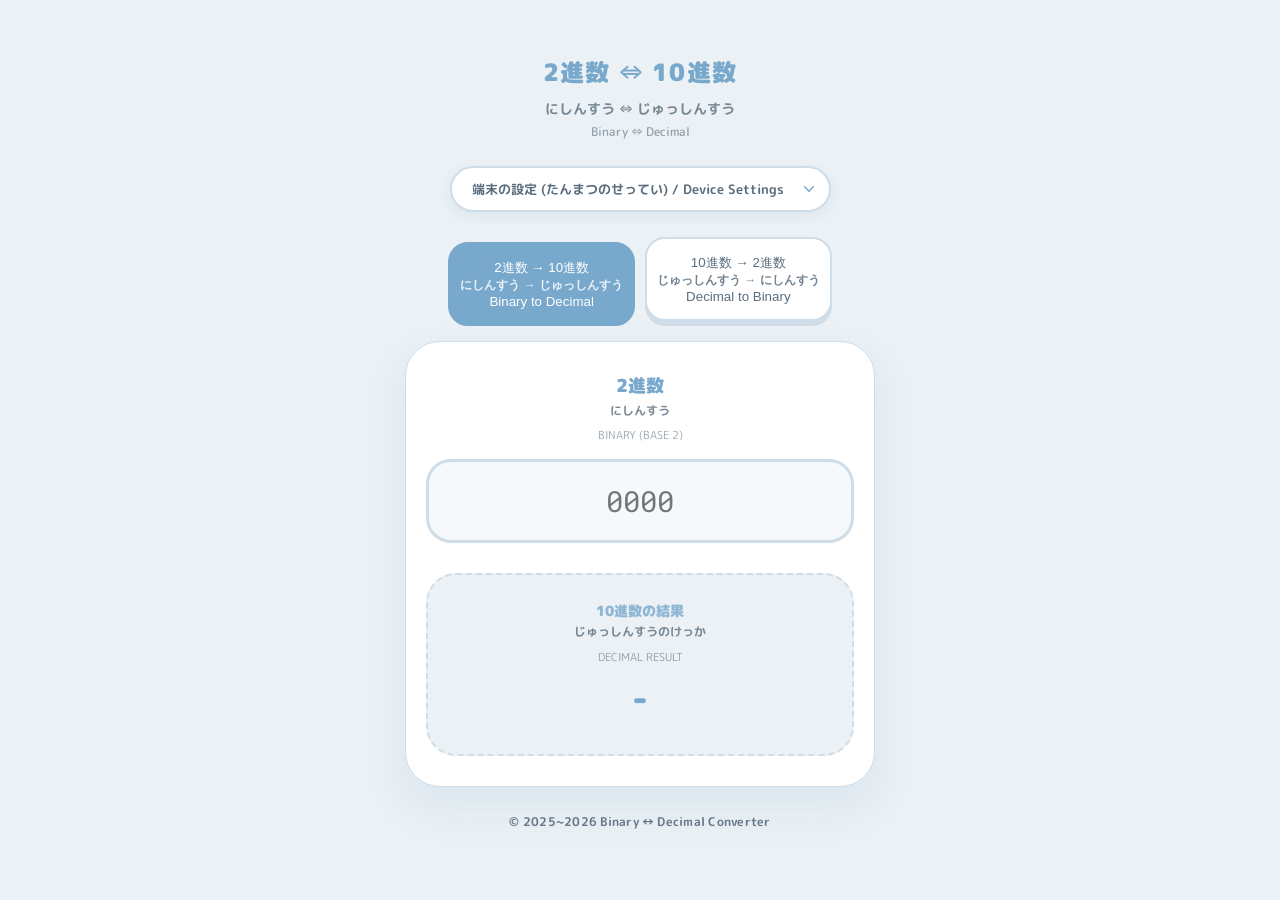
<file: index.html>
<!DOCTYPE html>
<html lang="ja">

<head>
    <meta charset="UTF-8" />
    <meta name="viewport" content="width=device-width, initial-scale=1.0" />
    <meta name="description" content="2進数 ⇔ 10進数 変換ツール 相互の変換ができます 符号付き対応" />
    <title>2進数 ⇔ 10進数 変換ツール</title>

    <link
        href="https://fonts.googleapis.com/css2?family=M+PLUS+Rounded+1c:wght@700;900&family=Roboto+Mono:wght@500&display=swap"
        rel="stylesheet" />
    <link rel="stylesheet" href="style.css" />
</head>

<body>

    <header>
        <h1>2進数 ⇔ 10進数</h1>
        <div class="header-hiragana">にしんすう ⇔ じゅっしんすう</div>
        <div class="header-sub">Binary ⇔ Decimal</div>
    </header>

    <div class="mode-select-container">
        <select id="themeSelect" aria-label="テーマ選択 / Select Theme">
            <option value="light">ライト (らいと) / Light Mode</option>
            <option value="dark">ダーク (だーく) / Dark Mode</option>
            <option value="system" selected>端末の設定 (たんまつのせってい) / Device Settings</option>
        </select>
    </div>

    <nav class="tab-nav">
        <button id="tabBin" class="active">
            <div>2進数 → 10進数</div>
            <div class="tab-hiragana">にしんすう → じゅっしんすう</div>
            <div>Binary to Decimal</div>
        </button>

        <button id="tabDec">
            <div>10進数 → 2進数</div>
            <div class="tab-hiragana">じゅっしんすう → にしんすう</div>
            <div>Decimal to Binary</div>
        </button>
    </nav>

    <main>
        <div id="panelBin">
            <div class="input-section">
                <div class="label-box">
                    <span class="label-main">2進数</span>
                    <span class="label-hiragana">にしんすう</span>
                    <span class="label-sub">Binary (Base 2)</span>
                </div>
                <input type="text" id="inBin" placeholder="0000" inputmode="numeric" autocomplete="off" />
            </div>

            <div class="result-section">
                <div class="result-label">
                    <span class="label-main">10進数の結果</span>
                    <span class="label-hiragana">じゅっしんすうのけっか</span>
                    <span class="label-sub">Decimal Result</span>
                </div>
                <div id="outBin" class="result-value">-</div>
            </div>
        </div>

        <div id="panelDec">
            <div class="input-section">
                <div class="label-box">
                    <span class="label-main">10進数</span>
                    <span class="label-hiragana">じゅっしんすう</span>
                    <span class="label-sub">Decimal (Base 10)</span>
                </div>
                <input type="text" id="inDec" placeholder="0" inputmode="numeric" autocomplete="off" />
            </div>

            <div class="result-section">
                <div class="result-label">
                    <span class="label-main">2進数の結果</span>
                    <span class="label-hiragana">にしんすうのけっか</span>
                    <span class="label-sub">Binary Result</span>
                </div>
                <div id="outDec" class="result-value">-</div>
            </div>
        </div>
    </main>

    <footer>
        <div id="footer-copy" class="footer-copy">
            &copy; 2025 Binary &harr; Decimal Converter
        </div>
    </footer>
    <script src="script.js" defer></script>
</body>

</html>
</file>
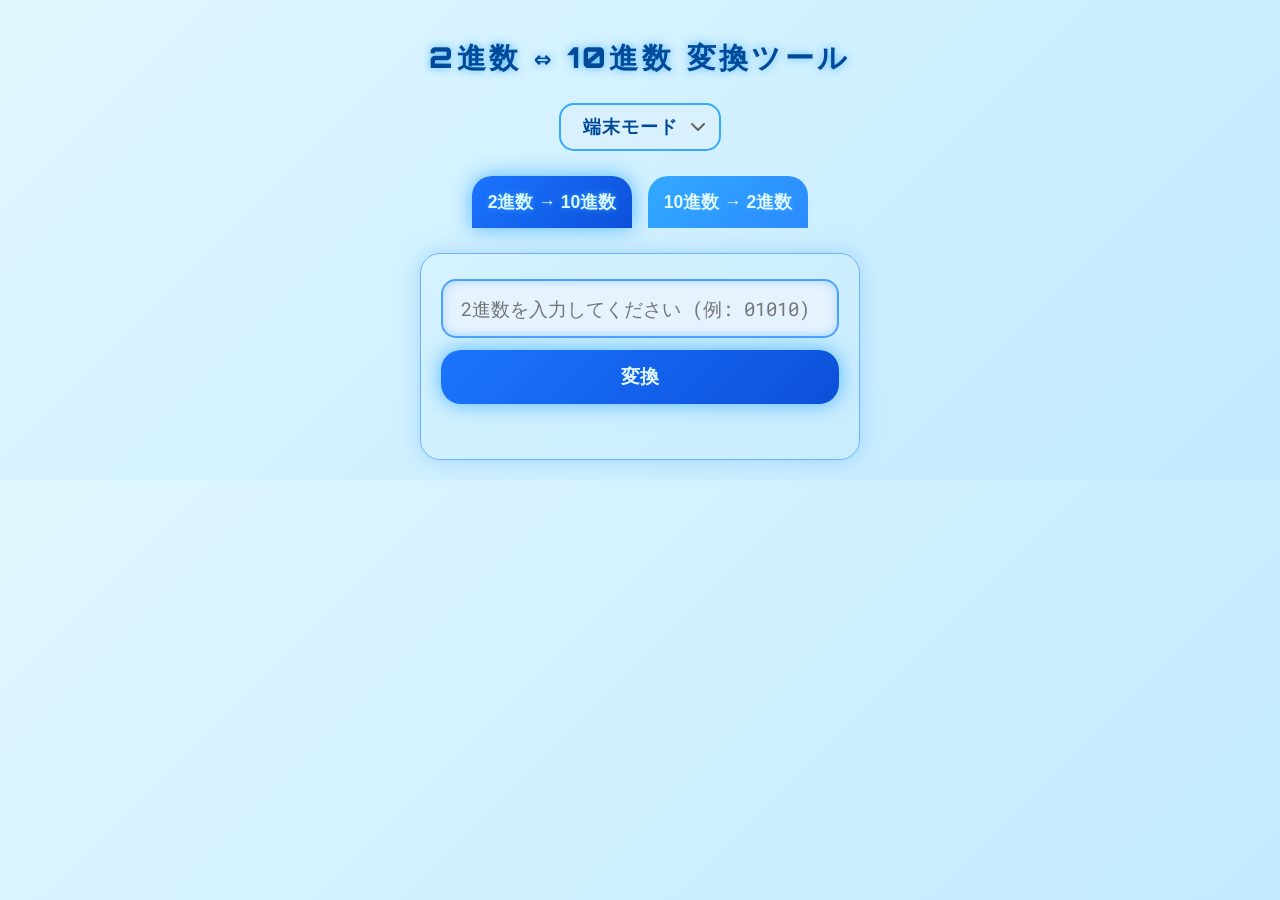
<file: old/index.html>
<!DOCTYPE html>
<html lang="ja">
<head>
<meta charset="UTF-8" />
<meta name="viewport" content="width=device-width, initial-scale=1" />
<title>2進数 ⇔ 10進数 変換ツール</title>
<meta name="description" content="2進数 ⇔ 10進数 変換ツール 相互の変換ができます 符号付き対応" />
<link id="favicon" rel="icon" href="icon-light.png" type="image/png" />
<link href="https://fonts.googleapis.com/css2?family=Orbitron&family=Roboto+Mono&display=swap" rel="stylesheet" />
<style>
  /* 共通 */
  *, *::before, *::after {
    box-sizing: border-box;
  }
  body {
    font-family: 'Orbitron', 'Roboto Mono', monospace;
    margin: 0;
    padding: 20px;
    max-width: 480px;
    margin-left: auto;
    margin-right: auto;
    -webkit-user-select: none;
    user-select: none;
    transition: background-color 0.4s, color 0.4s;
  }

  h1 {
    text-align: center;
    font-weight: 900;
    letter-spacing: 0.12em;
    font-size: 1.8rem;
    margin-bottom: 1.5rem;
    text-shadow: 0 0 8px var(--primary-glow);
  }

  /* モードセレクト共通スタイル */
  .mode-select {
    text-align: center;
    margin-bottom: 25px;
  }
  select#colorModeSelect {
    font-size: 1.1rem;
    padding: 12px 22px;
    border-radius: 15px;
    border: 2px solid var(--primary-color);
    background-color: var(--select-bg);
    color: var(--text-color);
    cursor: pointer;
    font-weight: 700;
    letter-spacing: 0.05em;
    transition: border-color 0.3s ease, box-shadow 0.3s ease;
    -webkit-user-select: none;
    user-select: none;
    -webkit-appearance: none;
    -moz-appearance: none;
    appearance: none;
    background-image: url("data:image/svg+xml;charset=UTF-8,%3Csvg width='14' height='8' viewBox='0 0 14 8' fill='none' xmlns='http://www.w3.org/2000/svg'%3E%3Cpath d='M1 1L7 7L13 1' stroke='%23666' stroke-width='2' stroke-linecap='round' stroke-linejoin='round'/%3E%3C/svg%3E");
    background-repeat: no-repeat;
    background-position: right 14px center;
    background-size: 14px 8px;
  }
  select#colorModeSelect:hover,
  select#colorModeSelect:focus {
    border-color: var(--primary-glow);
    outline: none;
    box-shadow: 0 0 15px var(--primary-glow);
  }

  /* タブ */
  .tab {
    display: flex;
    justify-content: center;
    margin-bottom: 25px;
  }
  .tab button {
    flex: 1;
    max-width: 160px;
    margin: 0 8px;
    padding: 14px 0;
    border-radius: 20px 20px 0 0;
    cursor: pointer;
    -webkit-user-select: none;
    user-select: none;
    font-weight: 900;
    font-size: 1.1rem;
    text-shadow: 0 0 6px var(--primary-glow);
    transition: background 0.35s ease, box-shadow 0.3s ease, color 0.3s ease;
    border: none;
    background: linear-gradient(135deg, var(--primary-color), #2b8aff);
    color: #e0f7ff;
  }
  .tab button.active {
    box-shadow: 0 0 20px var(--primary-glow);
    background: linear-gradient(135deg, #1c74ff, #0c50d9);
    color: #d9f9ff;
  }
  .tab button:hover:not(.active),
  .tab button:focus-visible:not(.active) {
    outline: none;
    box-shadow: 0 0 15px var(--primary-glow-light);
  }

  /* 入力カード */
  .content {
    border-radius: 20px;
    padding: 25px 20px 35px;
    border: 1px solid var(--border-color);
    box-shadow: 0 0 20px var(--shadow-color);
    transition: background-color 0.4s, color 0.4s;
  }

  #decToBin {
    display: none;
  }

  input[type="text"], input[type="number"] {
    width: 100%;
    padding: 15px 18px;
    font-size: 1.2rem;
    border-radius: 15px;
    border: 2px solid var(--input-border);
    background-color: var(--input-bg);
    color: var(--input-text);
    font-family: 'Roboto Mono', monospace;
    box-shadow: inset 0 0 8px var(--input-shadow);
    transition: border-color 0.3s ease;
    -webkit-user-select: text;
    user-select: text;
    display: block;
    margin: 0 auto;
  }
  input[type="text"]:focus,
  input[type="number"]:focus {
    border-color: var(--primary-glow);
    outline: none;
    box-shadow: 0 0 10px var(--primary-glow) inset;
  }

  button.convert {
    width: 100%;
    margin-top: 12px;
    padding: 14px;
    font-size: 1.2rem;
    font-weight: 900;
    border-radius: 20px;
    border: none;
    cursor: pointer;
    -webkit-user-select: none;
    user-select: none;
    transition: background 0.3s ease, box-shadow 0.3s ease, color 0.3s ease;
    box-shadow: 0 0 20px var(--primary-glow);
    background: linear-gradient(135deg, #1c74ff, #0c50d9);
    color: #e0f7ff;
  }
  button.convert:hover,
  button.convert:focus-visible {
    outline: none;
    background: linear-gradient(135deg, #3398ff, #1a58c7);
    box-shadow: 0 0 25px #3398ffdd;
  }

  /* 結果表示 */
  .result {
    margin-top: 20px;
    font-weight: 900;
    font-size: 1.3rem;
    text-align: center;
    text-shadow: 0 0 8px var(--primary-glow-light);
    -webkit-user-select: text;
    user-select: text;
    transition: color 0.4s ease;
  }

  /* ライトモード */
  body.light {
    --primary-color: #33aaff;
    --primary-glow: #33aaffcc;
    --primary-glow-light: #66c3ffcc;
    --secondary-color: #0077cc;
    --border-color: #6bb3ff;
    --shadow-color: #7ac0ff88;
    --input-border: #4ba1ff;
    --input-bg: #e5f2ff;
    --input-text: #004a99;
    --input-shadow: #8fcaffbb;
    --select-bg: #d9f0ff;
    --text-color: #004a99;
    background: linear-gradient(135deg, #e0f7ff 0%, #c1e9ff 100%);
    color: var(--text-color);
  }

  /* ダークモード */
  body.dark {
    --primary-color: #6699ff;
    --primary-glow: #6699ffcc;
    --primary-glow-light: #99bbffcc;
    --secondary-color: #a3baff;
    --border-color: #4f6cbf;
    --shadow-color: #4466bb88;
    --input-border: #334b8f;
    --input-bg: #1b2650;
    --input-text: #cfdcff;
    --input-shadow: #5971bfbb;
    --select-bg: #24355f;
    --text-color: #99bbff;
    background: linear-gradient(135deg, #12182c 0%, #28365f 100%);
    color: var(--text-color);
  }

  /* スマホ対応 */
  @media (max-width: 520px) {
    body {
      padding: 15px 12px;
    }
    h1 {
      font-size: 1.5rem;
    }
    .tab button {
      max-width: 120px;
      font-size: 1rem;
      padding: 12px 0;
      margin: 0 6px;
      border-radius: 16px 16px 0 0;
    }
    input[type="text"], input[type="number"] {
      font-size: 1.1rem;
      padding: 12px 15px;
      border-radius: 12px;
    }
    button.convert {
      font-size: 1.1rem;
      padding: 12px;
      border-radius: 16px;
    }
  }
</style>
</head>
<body>
<h1>2進数 ⇔ 10進数 変換ツール</h1>

<div class="mode-select" aria-label="カラーモード選択">
  <select id="colorModeSelect" aria-label="カラーモード選択">
    <option value="light">ライトモード</option>
    <option value="dark">ダークモード</option>
    <option value="system" selected>端末モード</option>
  </select>
</div>

<div class="tab" role="tablist">
  <button id="tabBinToDec" class="active" role="tab" aria-selected="true" aria-controls="binToDec">2進数 → 10進数</button>
  <button id="tabDecToBin" role="tab" aria-selected="false" aria-controls="decToBin">10進数 → 2進数</button>
</div>

<div id="binToDec" class="content" role="tabpanel" tabindex="0">
  <input
    type="text"
    id="binaryInput"
    placeholder="2進数を入力してください (例: 01010)"
    aria-label="2進数入力"
    autocomplete="off"
    autocorrect="off"
    spellcheck="false"
  />
  <button class="convert" onclick="convertBinToDec()">変換</button>
  <div class="result" id="binToDecResult" aria-live="polite"></div>
</div>

<div id="decToBin" class="content" role="tabpanel" tabindex="0">
  <input
    type="number"
    id="decimalInput"
    placeholder="10進数を入力してください (例: -10)"
    aria-label="10進数入力"
    autocomplete="off"
  />
  <button class="convert" onclick="convertDecToBin()">変換</button>
  <div class="result" id="decToBinResult" aria-live="polite"></div>
</div>

<script>
  // ファビコン画像変更
  function setFavicon(mode) {
    const favicon = document.getElementById('favicon');
    if (mode === 'dark') {
      favicon.href = 'icon-dark.png';
    } else {
      favicon.href = 'icon-light.png';
    }
  }

  // カラーモードの初期化と適用
  function initMode() {
    const select = document.getElementById('colorModeSelect');
    const saved = localStorage.getItem('colorMode');
    if (saved) {
      select.value = saved;
    } else {
      select.value = 'system';
    }
    applyMode(select.value);
  }

  // OSのカラーモード判定
  function getSystemMode() {
    return window.matchMedia && window.matchMedia('(prefers-color-scheme: dark)').matches ? 'dark' : 'light';
  }

  // モード適用
  function applyMode(mode) {
    const body = document.body;
    if (mode === 'system') {
      mode = getSystemMode();
    }
    body.classList.remove('light', 'dark');
    body.classList.add(mode);
    setFavicon(mode);
  }

  // モード変更時の処理
  document.getElementById('colorModeSelect').addEventListener('change', (e) => {
    const mode = e.target.value;
    localStorage.setItem('colorMode', mode);
    applyMode(mode);
  });

  // タブ切替
  document.getElementById('tabBinToDec').addEventListener('click', () => {
    showTab('binToDec', 'tabBinToDec');
  });
  document.getElementById('tabDecToBin').addEventListener('click', () => {
    showTab('decToBin', 'tabDecToBin');
  });
  function showTab(contentId, tabId) {
    ['binToDec', 'decToBin'].forEach(id => {
      document.getElementById(id).style.display = (id === contentId) ? 'block' : 'none';
    });
    ['tabBinToDec', 'tabDecToBin'].forEach(id => {
      const tab = document.getElementById(id);
      if (id === tabId) {
        tab.classList.add('active');
        tab.setAttribute('aria-selected', 'true');
      } else {
        tab.classList.remove('active');
        tab.setAttribute('aria-selected', 'false');
      }
    });
  }

  // 2進数→10進数変換
  function bin2dec(binaryString) {
    if (!/^[01]+$/.test(binaryString)) {
      throw new Error('無効な2進数です。1と0のみを含む文字列を入力してください。');
    }
    const isNegative = binaryString[0] === '1';
    let decimalNumber = 0;
    for (let i = 0; i < binaryString.length; i++) {
      decimalNumber = decimalNumber * 2 + (binaryString.charAt(i) === '1' ? 1 : 0);
    }
    if (isNegative) {
      decimalNumber -= 2 ** binaryString.length;
    }
    return decimalNumber;
  }

  function convertBinToDec() {
    const input = document.getElementById('binaryInput').value.trim();
    const resultElem = document.getElementById('binToDecResult');
    resultElem.textContent = '';
    try {
      const dec = bin2dec(input);
      resultElem.textContent = `10進数: ${dec}`;
    } catch (e) {
      resultElem.textContent = e.message;
    }
  }

  // 10進数→2進数変換
  function dec2bin(num) {
    if (!Number.isInteger(num)) {
      throw new Error('整数を入力してください。');
    }
    if (num === 0) return '0';
    const isNegative = num < 0;
    if (!isNegative) {
      return '0' + num.toString(2);
    } else {
      const bits = num.toString(2).length + 1;
      const complement = (1 << bits) + num;
      return '1' + complement.toString(2);
    }
  }

  function convertDecToBin() {
    const inputStr = document.getElementById('decimalInput').value.trim();
    const resultElem = document.getElementById('decToBinResult');
    resultElem.textContent = '';
    try {
      const num = Number(inputStr);
      if (!Number.isInteger(num)) throw new Error('整数を入力してください。');
      const bin = dec2bin(num);
      resultElem.textContent = `2進数: ${bin}`;
    } catch (e) {
      resultElem.textContent = e.message;
    }
  }

  // 初期設定
  window.onload = () => {
    initMode();
    showTab('binToDec', 'tabBinToDec');
  };
</script>
</body>
</html>
</file>
<file: style.css>
:root {
    --transition: all 0.2s cubic-bezier(0.4, 0, 0.2, 1);
}

*, *::before, *::after {
    box-sizing: border-box;
    -webkit-tap-highlight-color: transparent;
    outline: none;
}

html, body {
    overscroll-behavior-y: auto;
}

html.light {
    --primary: #78a9cc;
    --primary-text: #ffffff;
    --text: #5a6d7d;
    --card: #ffffff;
    --bg: #ebf1f5;
    --input-bg: #f5f9fc;
    --border: #cedde8;
    --shadow: rgba(120, 169, 204, 0.15);
    --link: #5c93bb;
    background: var(--bg);
    color-scheme: light;
}

html.dark {
    --primary: #5c93bb;
    --primary-text: #e0f0fa;
    --text: #b0c4d1;
    --card: #1e2630;
    --bg: #12181f;
    --input-bg: #12181f;
    --border: #323f4d;
    --shadow: rgba(0, 0, 0, 0.5);
    --link: #88b4d4;
    background: var(--bg);
    color-scheme: dark;
}

body {
    font-family: 'M PLUS Rounded 1c', sans-serif;
    margin: 0;
    padding: 15px;
    max-width: 500px;
    margin-left: auto;
    margin-right: auto;
    min-height: 100vh;
    display: flex;
    flex-direction: column;
    justify-content: center;
    align-items: center;
    color: var(--text);
    line-height: 1.6;
}

header {
    width: 100%;
    text-align: center;
    margin-bottom: 25px;
}

h1 {
    font-size: 1.5rem;
    font-weight: 900;
    color: var(--primary);
    margin: 10px 0;
    letter-spacing: 0.05em;
}

.mode-select-container {
    display: flex;
    justify-content: center;
    margin-bottom: 25px;
}

select {
    padding: 12px 20px;
    border-radius: 50px;
    border: 2px solid var(--border);
    background: var(--card);
    color: var(--text);
    font-weight: 700;
    font-family: inherit;
    cursor: pointer;
    box-shadow: 0 4px 12px var(--shadow);
    transition: var(--transition);
    appearance: none;
    background-repeat: no-repeat;
    background-position: right 15px center;
    background-size: 10px;
    padding-right: 45px;
    background-image: url("data:image/svg+xml;charset=UTF-8,%3Csvg width='14' height='8' viewBox='0 0 14 8' fill='none' xmlns='http://www.w3.org/2000/svg'%3E%3Cpath d='M1 1L7 7L13 1' stroke='%2378a9cc' stroke-width='2' stroke-linecap='round' stroke-linejoin='round'/%3E%3C/svg%3E");
}

.tab-nav {
    display: flex;
    gap: 10px;
    margin-bottom: 20px;
}

.tab-nav button {
    flex: 1;
    padding: 15px 10px;
    border-radius: 20px;
    border: 2px solid var(--border);
    background: var(--card);
    color: var(--text);
    cursor: pointer;
    transition: var(--transition);
    box-shadow: 0 5px 0 var(--border);
    display: flex;
    flex-direction: column;
    align-items: center;
    justify-content: center;
}

.tab-nav button.active {
    background: var(--primary);
    color: var(--primary-text);
    border-color: var(--primary);
    box-shadow: 0 0px 0 var(--primary);
    transform: translateY(5px);
}

main {
    width: 100%;
    background: var(--card);
    border-radius: 35px;
    padding: 30px 20px;
    border: 1px solid var(--border);
    box-shadow: 0 20px 40px var(--shadow);
}

.input-section {
    margin-bottom: 30px;
}

.label-box {
    text-align: center;
    margin-bottom: 12px;
}

.label-main {
    font-weight: 900;
    font-size: 1.1rem;
    color: var(--primary);
    display: block;
}

.label-sub {
    font-size: 0.7rem;
    opacity: 0.6;
    text-transform: uppercase;
}

input {
    width: 100%;
    padding: 20px;
    font-size: 1.8rem;
    border-radius: 25px;
    border: 3px solid var(--border);
    background: var(--input-bg);
    color: var(--text);
    font-family: 'Roboto Mono', monospace;
    text-align: center;
    transition: var(--transition);
}

input:focus {
    border-color: var(--primary);
    background: var(--card);
    box-shadow: 0 0 0 8px var(--shadow);
}

.result-section {
    background: var(--bg);
    border-radius: 30px;
    border: 2px dashed var(--border);
    padding: 25px 15px;
    text-align: center;
    min-height: 140px;
    display: flex;
    flex-direction: column;
    justify-content: center;
}

.result-label .label-main {
    font-size: 0.85rem;
    opacity: 0.8;
}

.label-hiragana {
    display: block;
    font-size: 0.75rem;
    font-weight: 700;
    opacity: 0.8;
    margin-top: 1px;
    margin-bottom: 1px;
}

.header-hiragana {
    font-size: 0.85rem;
    font-weight: 700;
    opacity: 0.8;
    margin-top: -4px;
}

.header-sub {
    font-size: 0.75rem;
    font-weight: 500;
    opacity: 0.6;
    margin-top: 2px;
}

.tab-hiragana {
    font-size: 0.75rem;
    font-weight: 700;
    opacity: 0.85;
}

#panelDec {
    display: none;
}

.result-value {
    font-size: 2rem;
    font-weight: 900;
    color: var(--primary);
    word-break: break-all;
    overflow-y: auto;
    max-height: 180px;
    padding: 5px;
}

footer {
    width: 100%;
    padding: 25px 0;
    text-align: center;
}

.footer-copy {
    font-weight: 700;
    font-size: 0.75rem;
    letter-spacing: 0.02em;
    color: var(--text);
    opacity: 0.9;
}

a {
    color: var(--link);
    text-decoration: none;
}

@media (max-width: 480px) {
    body { padding: 10px; }
    h1 { font-size: 1.3rem; margin: 5px 0; }
    main { padding: 25px 15px; border-radius: 25px; }
    input { font-size: 1.6rem; padding: 15px; }
    input:focus { box-shadow: 0 0 0 5px var(--shadow); }
    .result-value { font-size: 1.7rem; }
    .tab-nav button { padding: 12px 5px; font-size: 0.85rem; }
}
</file>
